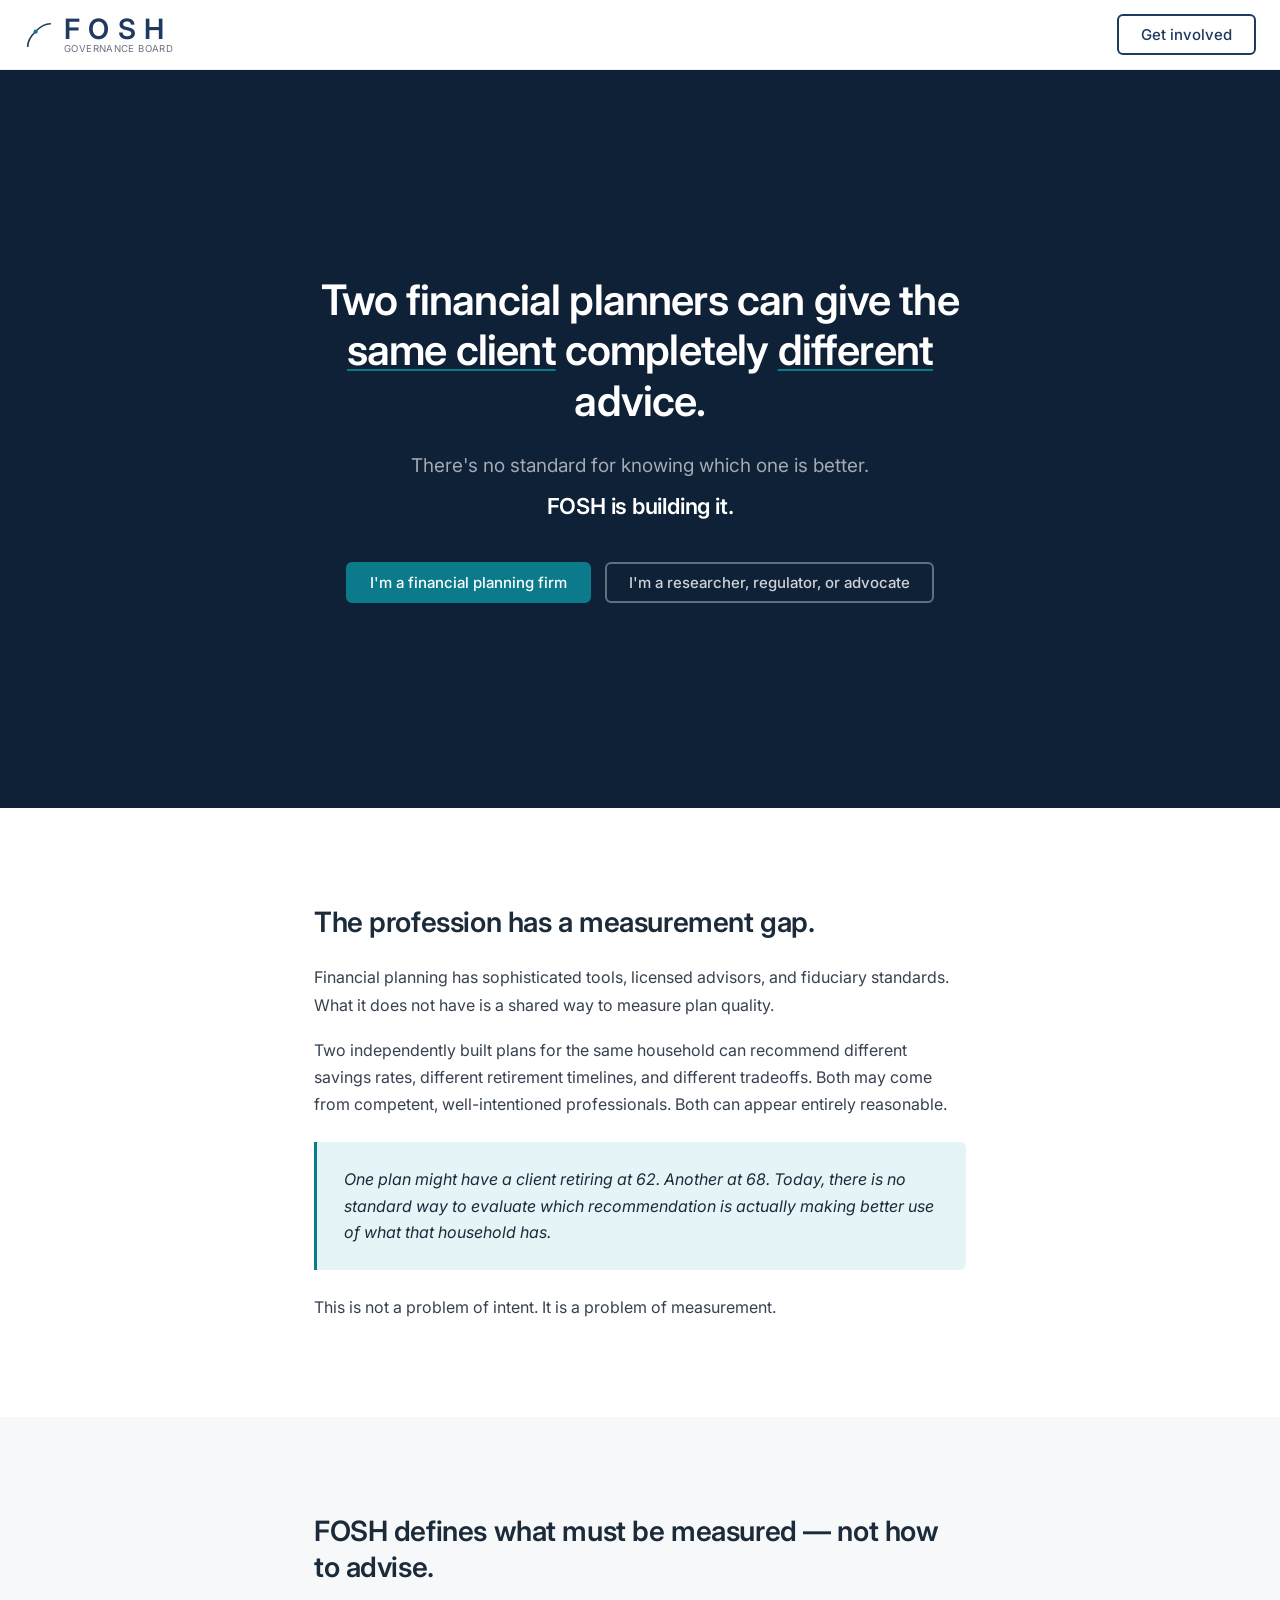
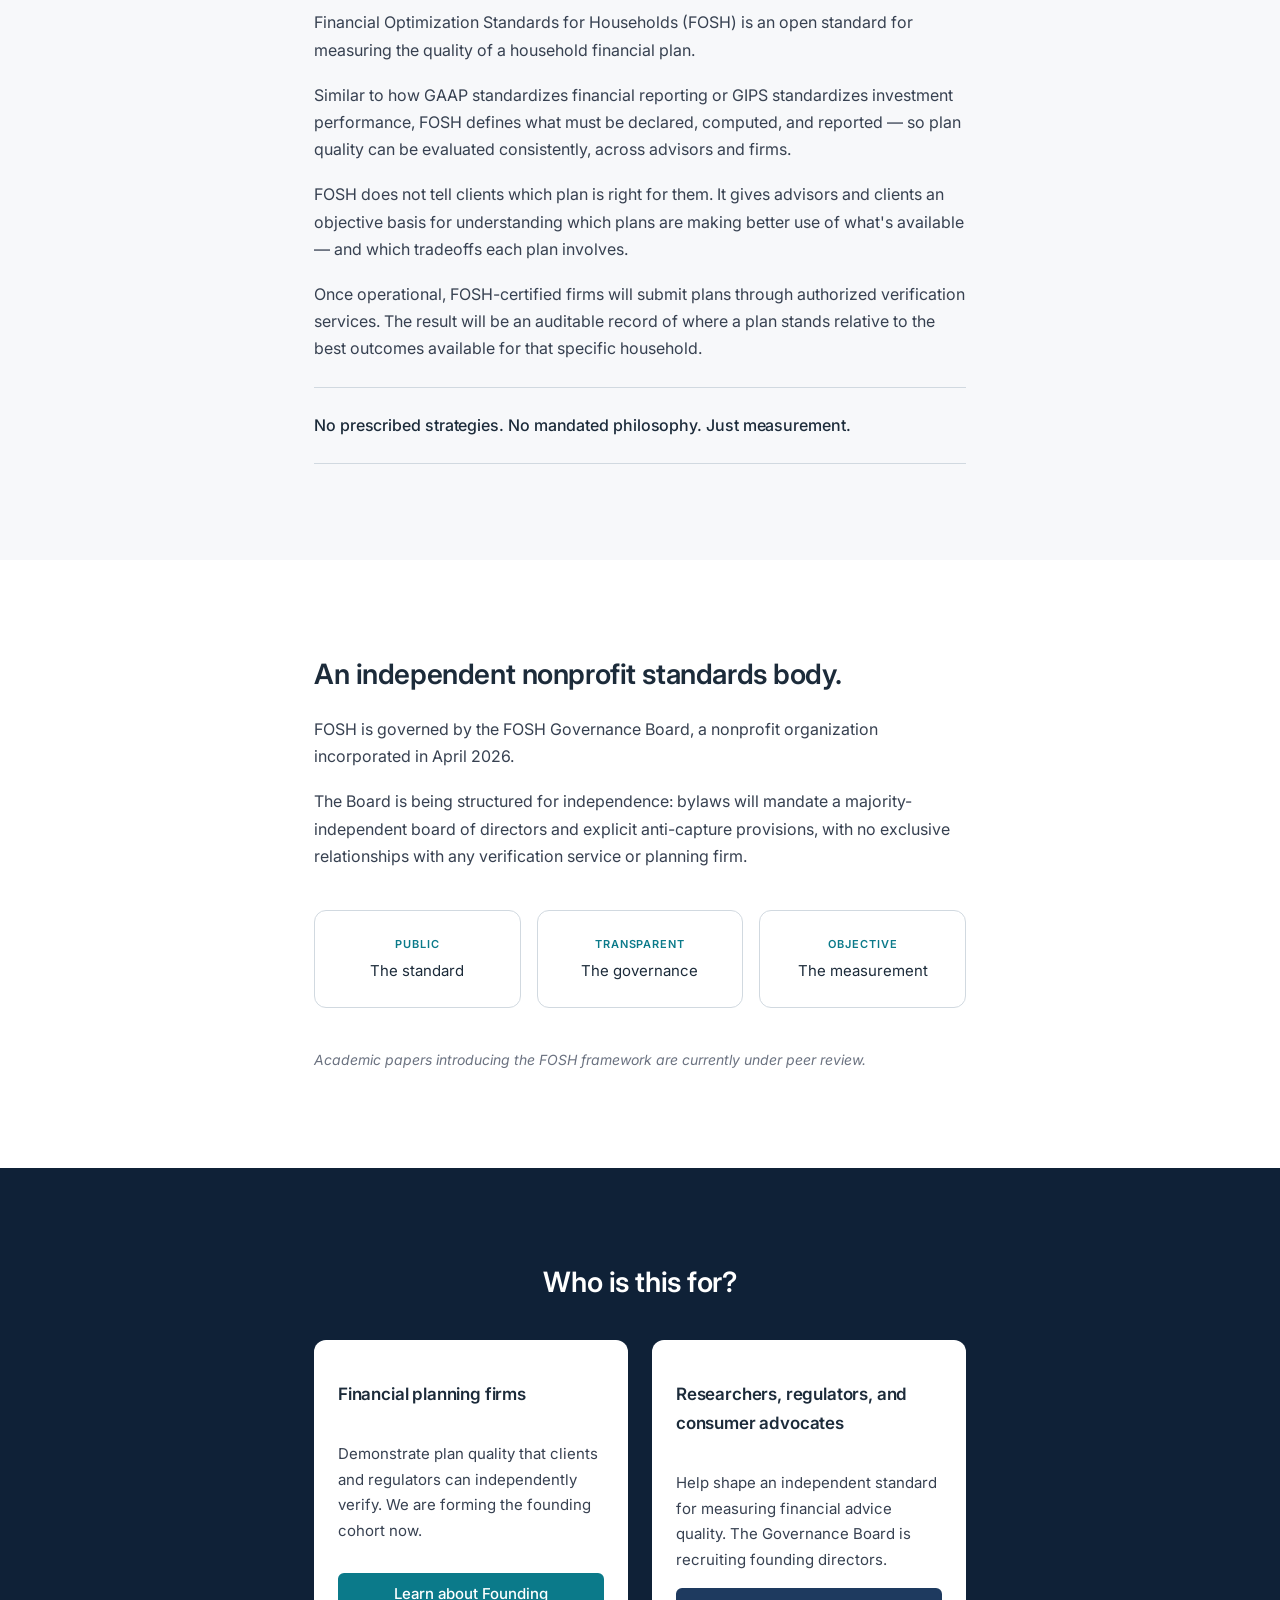
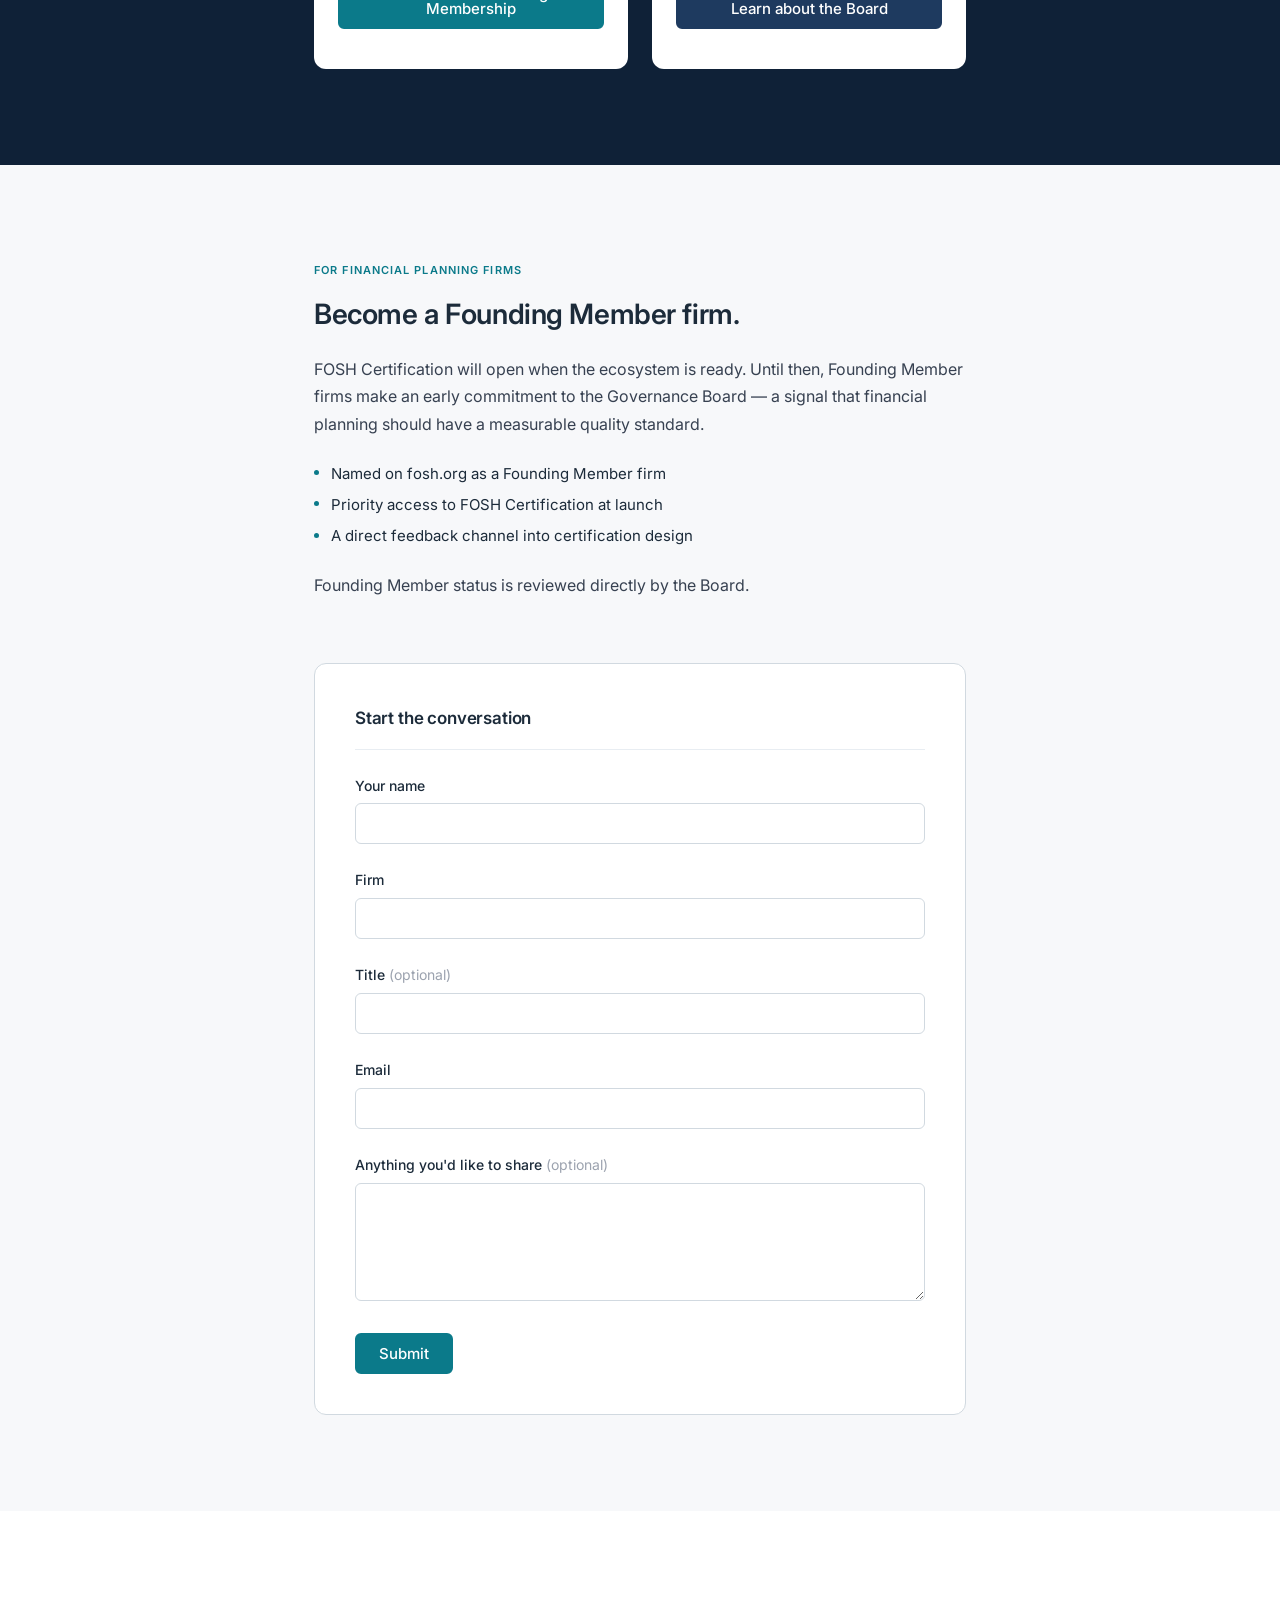
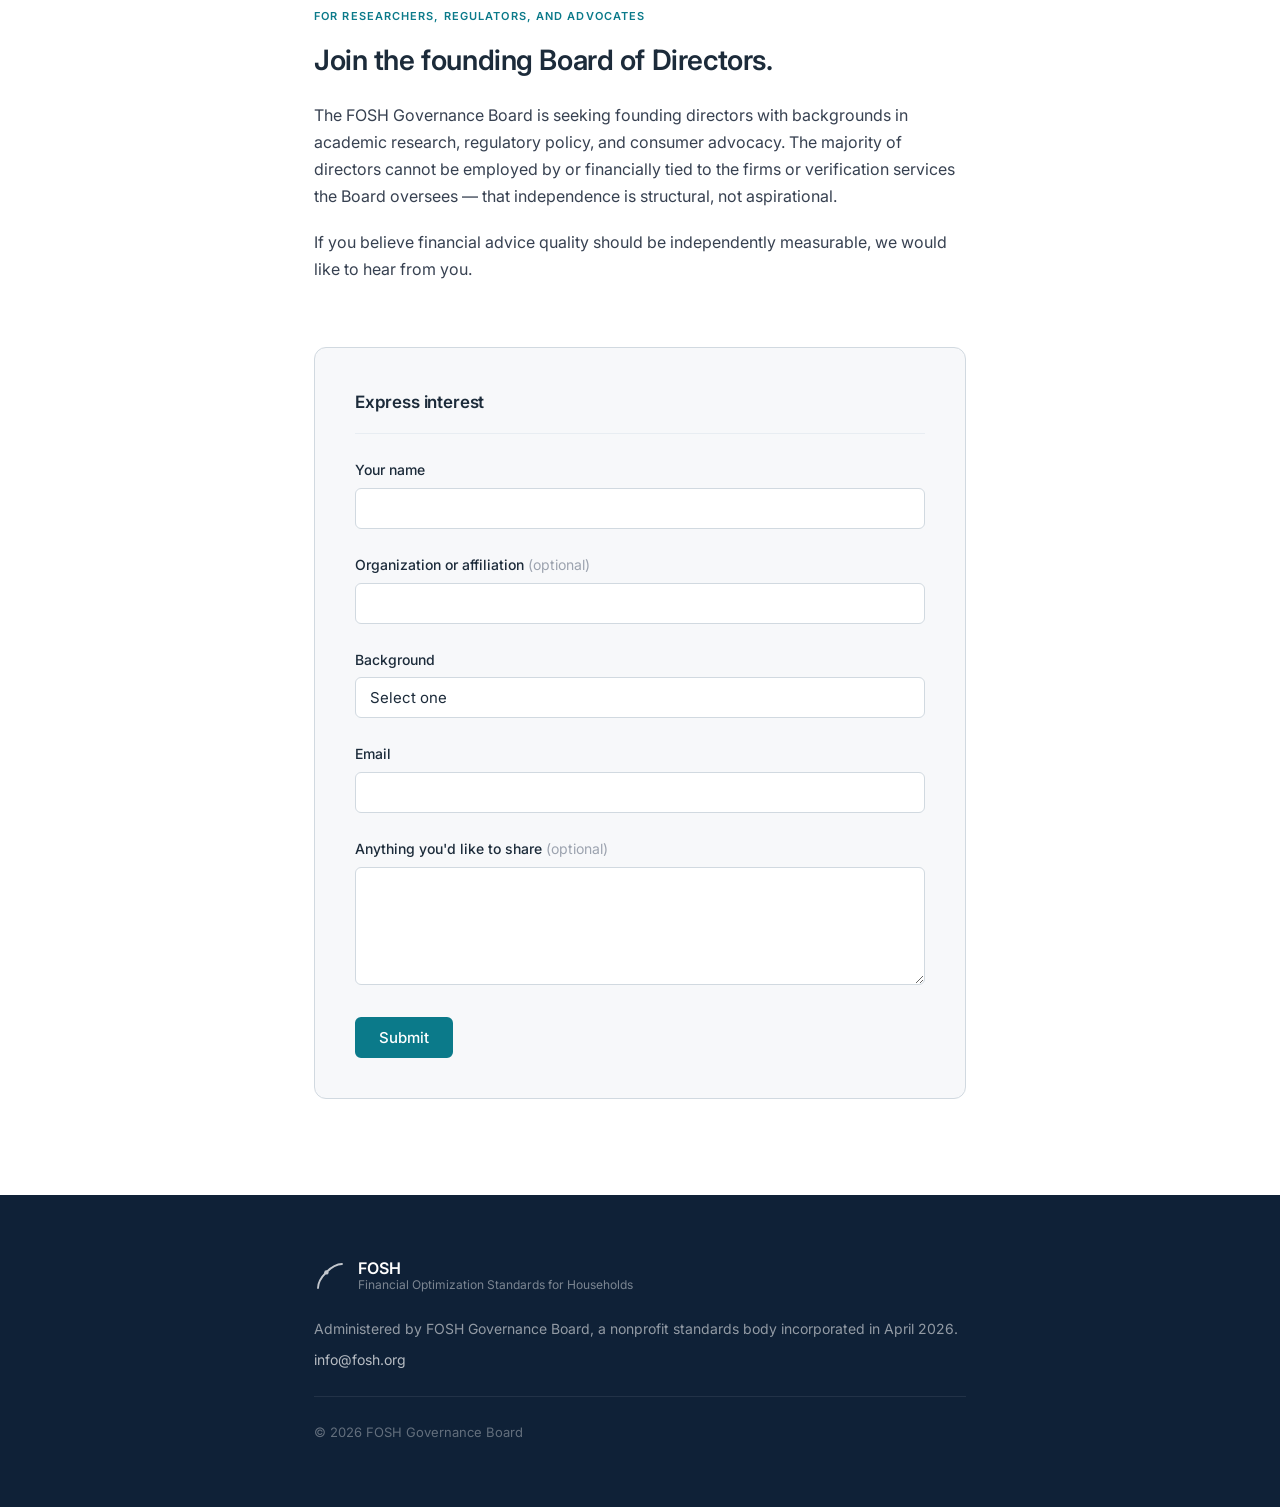
<file: index.html>
<!DOCTYPE html>
<html lang="en">
<head>
  <meta charset="UTF-8">
  <meta name="viewport" content="width=device-width, initial-scale=1.0">
  <title>FOSH — Financial Optimization Standards for Households</title>
  <meta name="description" content="FOSH is an open standard for measuring the quality of household financial plans. An independent nonprofit standards body, formed in 2026.">
  <link rel="icon" type="image/svg+xml" href="favicon.svg">
  <link rel="preconnect" href="https://fonts.googleapis.com">
  <link rel="preconnect" href="https://fonts.gstatic.com" crossorigin>
  <link href="https://fonts.googleapis.com/css2?family=Inter:wght@400;500;600&display=swap" rel="stylesheet">
  <link rel="stylesheet" href="style.css">
</head>
<body>

  <!-- NAV -->
  <nav>
    <a href="#" class="nav-logo">
      <img src="logo.svg" alt="FOSH" class="nav-logo-mark">
      <div class="nav-logo-text">
        <span class="nav-logo-name">FOSH</span>
        <span class="nav-logo-sub">Governance Board</span>
      </div>
    </a>
    <a href="#paths" class="btn btn-outline">Get involved</a>
  </nav>

  <!-- HERO -->
  <section id="hero">
    <div class="container">
      <h1>Two financial planners can give the <span class="hero-em">same client</span> completely <span class="hero-em">different</span> advice.</h1>
      <p class="hero-sub">There's no standard for knowing which one is better.</p>
      <p class="hero-tagline">FOSH is building it.</p>
      <div class="hero-ctas">
        <a href="#founding-firms" class="btn btn-primary">I'm a financial planning firm</a>
        <a href="#founding-board" class="btn btn-ghost">I'm a researcher, regulator, or advocate</a>
      </div>
    </div>
  </section>

  <!-- THE PROBLEM -->
  <section id="problem">
    <div class="container">
      <h2>The profession has a measurement gap.</h2>
      <p>Financial planning has sophisticated tools, licensed advisors, and fiduciary standards. What it does not have is a shared way to measure plan quality.</p>
      <p>Two independently built plans for the same household can recommend different savings rates, different retirement timelines, and different tradeoffs. Both may come from competent, well-intentioned professionals. Both can appear entirely reasonable.</p>
      <blockquote>
        <p>One plan might have a client retiring at 62. Another at 68. Today, there is no standard way to evaluate which recommendation is actually making better use of what that household has.</p>
      </blockquote>
      <p>This is not a problem of intent. It is a problem of measurement.</p>
    </div>
  </section>

  <!-- THE STANDARD -->
  <section id="standard">
    <div class="container">
      <h2>FOSH defines what must be measured — not how to advise.</h2>
      <p>Financial Optimization Standards for Households (FOSH) is an open standard for measuring the quality of a household financial plan.</p>
      <p>Similar to how GAAP standardizes financial reporting or GIPS standardizes investment performance, FOSH defines what must be declared, computed, and reported — so plan quality can be evaluated consistently, across advisors and firms.</p>
      <p>FOSH does not tell clients which plan is right for them. It gives advisors and clients an objective basis for understanding which plans are making better use of what's available — and which tradeoffs each plan involves.</p>
      <p>Once operational, FOSH-certified firms will submit plans through authorized verification services. The result will be an auditable record of where a plan stands relative to the best outcomes available for that specific household.</p>
      <p class="emphasis-line">No prescribed strategies. No mandated philosophy. Just measurement.</p>
    </div>
  </section>

  <!-- THE GOVERNANCE BOARD -->
  <section id="governance">
    <div class="container">
      <h2>An independent nonprofit standards body.</h2>
      <p>FOSH is governed by the FOSH Governance Board, a nonprofit organization incorporated in April 2026.</p>
      <p>The Board is being structured for independence: bylaws will mandate a majority-independent board of directors and explicit anti-capture provisions, with no exclusive relationships with any verification service or planning firm.</p>
      <div class="three-up">
        <div class="pillar">
          <span class="pillar-label">Public</span>
          <p>The standard</p>
        </div>
        <div class="pillar">
          <span class="pillar-label">Transparent</span>
          <p>The governance</p>
        </div>
        <div class="pillar">
          <span class="pillar-label">Objective</span>
          <p>The measurement</p>
        </div>
      </div>
      <p class="footnote">Academic papers introducing the FOSH framework are currently under peer review.</p>
    </div>
  </section>

  <!-- WHO IS THIS FOR -->
  <section id="paths">
    <div class="container">
      <h2>Who is this for?</h2>
      <div class="two-paths">
        <div class="path-card">
          <h3>Financial planning firms</h3>
          <p>Demonstrate plan quality that clients and regulators can independently verify. We are forming the founding cohort now.</p>
          <a href="#founding-firms" class="btn btn-primary">Learn about Founding Membership</a>
        </div>
        <div class="path-card">
          <h3>Researchers, regulators, and consumer advocates</h3>
          <p>Help shape an independent standard for measuring financial advice quality. The Governance Board is recruiting founding directors.</p>
          <a href="#founding-board" class="btn btn-secondary">Learn about the Board</a>
        </div>
      </div>
    </div>
  </section>

  <!-- FOUNDING FIRMS -->
  <section id="founding-firms">
    <div class="container">
      <div class="section-label">For financial planning firms</div>
      <h2>Become a Founding Member firm.</h2>
      <p>FOSH Certification will open when the ecosystem is ready. Until then, Founding Member firms make an early commitment to the Governance Board — a signal that financial planning should have a measurable quality standard.</p>

      <div class="benefits-list">
        <div class="benefit">Named on fosh.org as a Founding Member firm</div>
        <div class="benefit">Priority access to FOSH Certification at launch</div>
        <div class="benefit">A direct feedback channel into certification design</div>
      </div>

      <p>Founding Member status is reviewed directly by the Board.</p>

      <div class="form-container">
        <h3>Start the conversation</h3>
        <form name="firm-interest" method="POST" action="/thanks.html" data-netlify="true">
          <input type="hidden" name="form-name" value="firm-interest">
          <div class="form-group">
            <label for="firm-name">Your name</label>
            <input type="text" id="firm-name" name="name" required autocomplete="name">
          </div>
          <div class="form-group">
            <label for="firm-firm">Firm</label>
            <input type="text" id="firm-firm" name="firm" required>
          </div>
          <div class="form-group">
            <label for="firm-title">Title <span class="optional">(optional)</span></label>
            <input type="text" id="firm-title" name="title" autocomplete="organization-title">
          </div>
          <div class="form-group">
            <label for="firm-email">Email</label>
            <input type="email" id="firm-email" name="email" required autocomplete="email">
          </div>
          <div class="form-group">
            <label for="firm-message">Anything you'd like to share <span class="optional">(optional)</span></label>
            <textarea id="firm-message" name="message" rows="4"></textarea>
          </div>
          <button type="submit" class="btn btn-primary">Submit</button>
        </form>
      </div>
    </div>
  </section>

  <!-- FOUNDING BOARD -->
  <section id="founding-board">
    <div class="container">
      <div class="section-label">For researchers, regulators, and advocates</div>
      <h2>Join the founding Board of Directors.</h2>
      <p>The FOSH Governance Board is seeking founding directors with backgrounds in academic research, regulatory policy, and consumer advocacy. The majority of directors cannot be employed by or financially tied to the firms or verification services the Board oversees — that independence is structural, not aspirational.</p>
      <p>If you believe financial advice quality should be independently measurable, we would like to hear from you.</p>

      <div class="form-container">
        <h3>Express interest</h3>
        <form name="board-interest" method="POST" action="/thanks.html" data-netlify="true">
          <input type="hidden" name="form-name" value="board-interest">
          <div class="form-group">
            <label for="board-name">Your name</label>
            <input type="text" id="board-name" name="name" required autocomplete="name">
          </div>
          <div class="form-group">
            <label for="board-org">Organization or affiliation <span class="optional">(optional)</span></label>
            <input type="text" id="board-org" name="organization" autocomplete="organization">
          </div>
          <div class="form-group">
            <label for="board-background">Background</label>
            <select id="board-background" name="background">
              <option value="">Select one</option>
              <option value="academic">Academic / researcher</option>
              <option value="regulator">Former regulator or policy</option>
              <option value="consumer">Consumer advocate</option>
              <option value="journalist">Financial journalist</option>
              <option value="other">Other</option>
            </select>
          </div>
          <div class="form-group">
            <label for="board-email">Email</label>
            <input type="email" id="board-email" name="email" required autocomplete="email">
          </div>
          <div class="form-group">
            <label for="board-message">Anything you'd like to share <span class="optional">(optional)</span></label>
            <textarea id="board-message" name="message" rows="4"></textarea>
          </div>
          <button type="submit" class="btn btn-primary">Submit</button>
        </form>
      </div>
    </div>
  </section>

  <!-- FOOTER -->
  <footer>
    <div class="container">
      <div class="footer-logo">
        <img src="logo.svg" alt="FOSH" class="footer-logo-mark">
        <div class="footer-logo-text">
          <span class="footer-logo-name">FOSH</span>
          <span class="footer-logo-sub">Financial Optimization Standards for Households</span>
        </div>
      </div>
      <p>Administered by FOSH Governance Board, a nonprofit standards body incorporated in April 2026.</p>
      <p><a href="mailto:info@fosh.org">info@fosh.org</a></p>
      <p class="footer-legal">© 2026 FOSH Governance Board</p>
    </div>
  </footer>

</body>
</html>
</file>
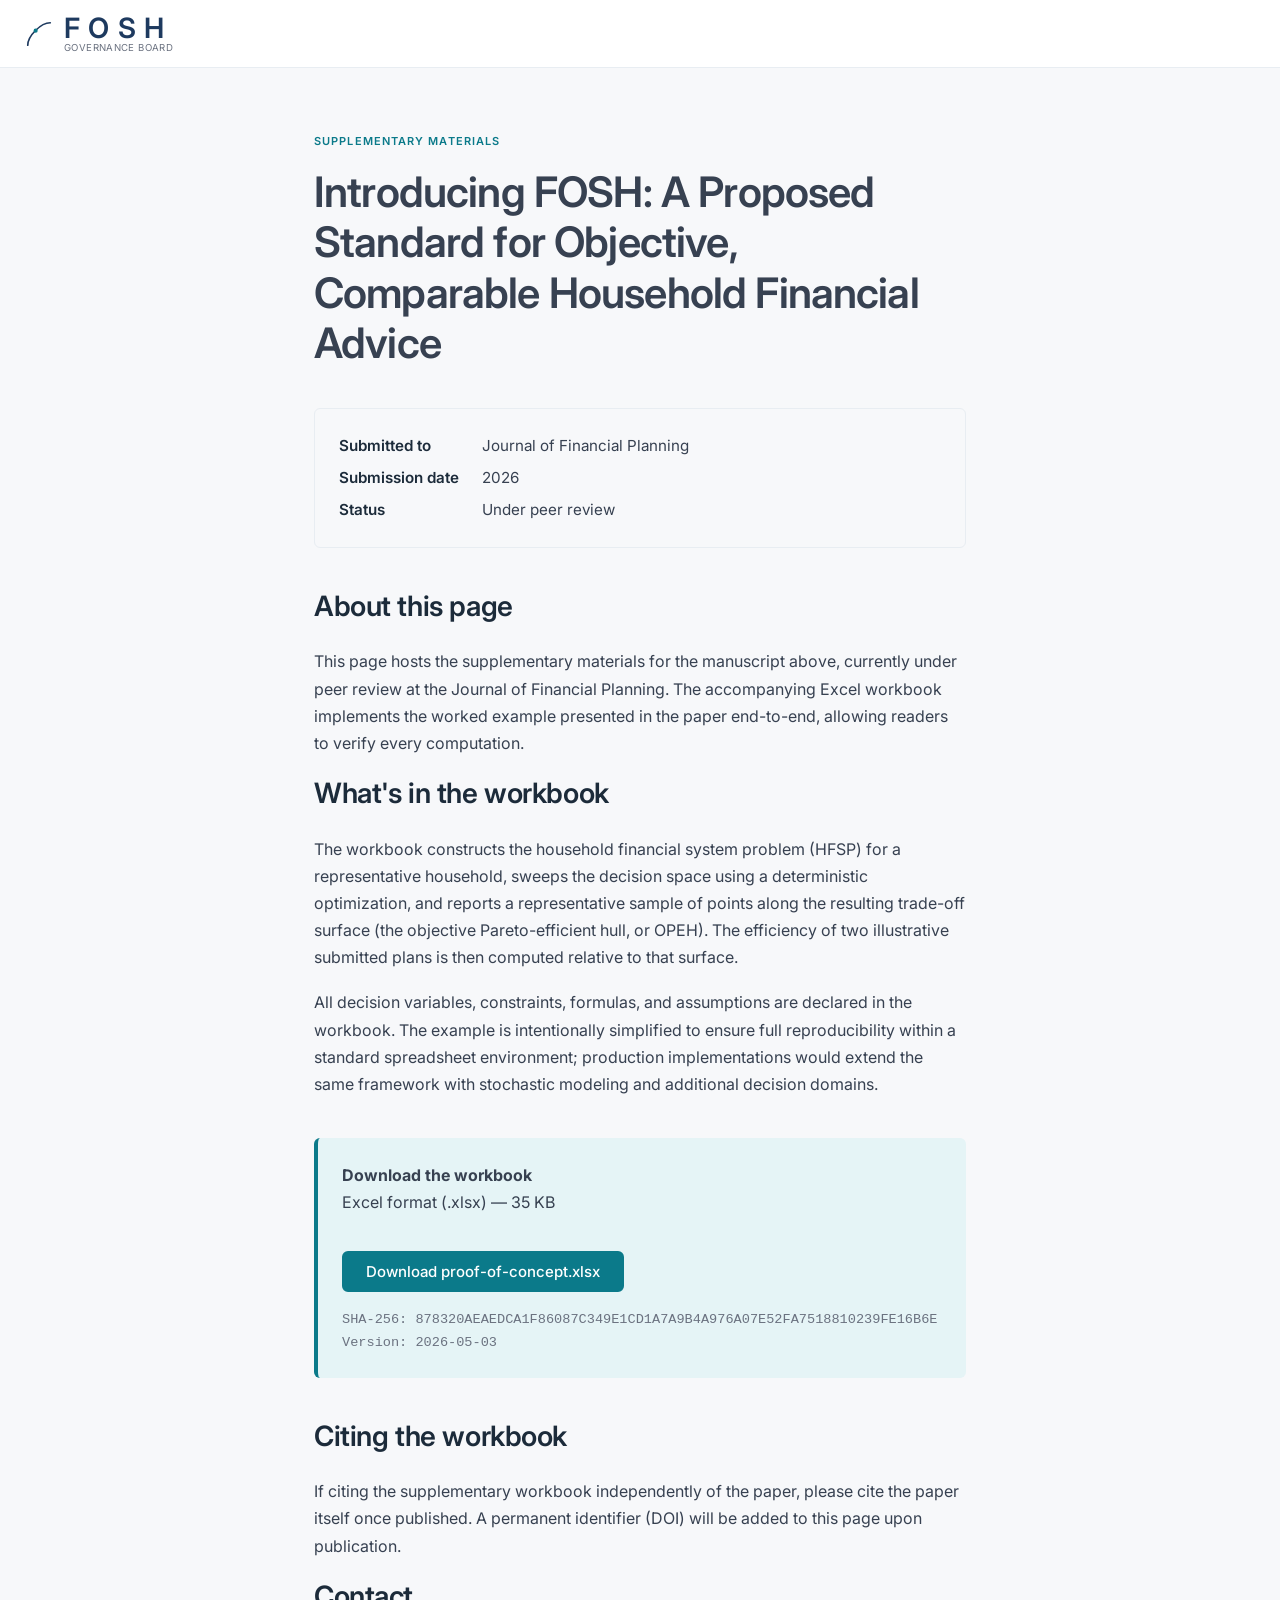
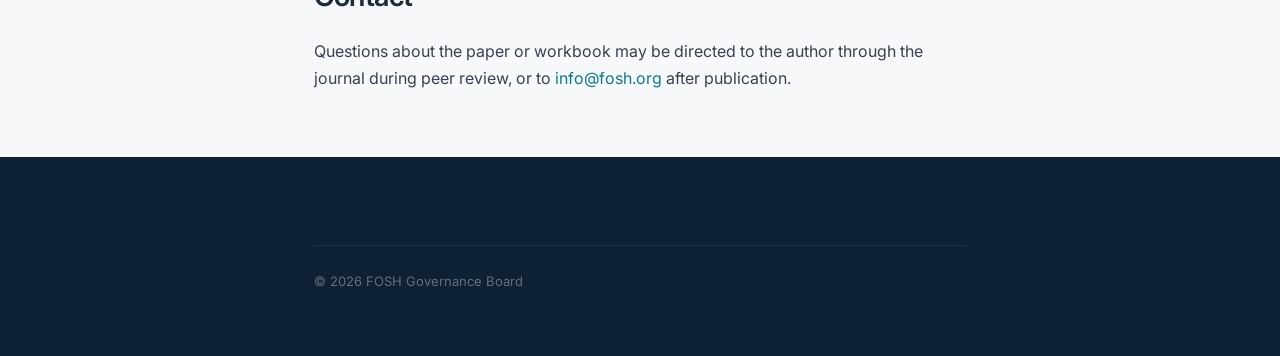
<file: papers/jfp-2026/index.html>
<!DOCTYPE html>
<html lang="en">
<head>
  <meta charset="UTF-8">
  <meta name="viewport" content="width=device-width, initial-scale=1.0">
  <meta name="robots" content="noindex, nofollow">
  <title>JFP Paper — Supplementary Materials — FOSH</title>
  <meta name="description" content="Supplementary materials for the FOSH paper submitted to the Journal of Financial Planning.">
  <link rel="icon" type="image/svg+xml" href="/favicon.svg">
  <link rel="preconnect" href="https://fonts.googleapis.com">
  <link rel="preconnect" href="https://fonts.gstatic.com" crossorigin>
  <link href="https://fonts.googleapis.com/css2?family=Inter:wght@400;500;600&display=swap" rel="stylesheet">
  <link rel="stylesheet" href="/style.css">
  <style>
    .paper-page { padding-top: var(--space-xl); padding-bottom: var(--space-xl); }
    .paper-meta { background: var(--bg); border: 1px solid var(--border-light); border-radius: var(--radius); padding: var(--space-md); margin: var(--space-lg) 0; font-size: 0.95em; }
    .paper-meta dl { display: grid; grid-template-columns: max-content 1fr; gap: 0.4em 1.5em; margin: 0; }
    .paper-meta dt { font-weight: 600; color: var(--charcoal); }
    .paper-meta dd { margin: 0; color: var(--body-text); }
    .download-callout { background: var(--teal-light); border-left: 4px solid var(--teal); padding: var(--space-md); border-radius: var(--radius); margin: var(--space-lg) 0; }
    .download-callout .btn { margin-top: var(--space-sm); }
    .file-integrity { font-family: ui-monospace, SFMono-Regular, Menlo, monospace; font-size: 0.85em; color: var(--muted); word-break: break-all; }
  </style>
</head>
<body>

  <nav>
    <a href="/" class="nav-logo">
      <img src="/logo.svg" alt="FOSH" class="nav-logo-mark">
      <div class="nav-logo-text">
        <span class="nav-logo-name">FOSH</span>
        <span class="nav-logo-sub">Governance Board</span>
      </div>
    </a>
  </nav>

  <section class="paper-page">
    <div class="container">

      <div class="section-label">Supplementary materials</div>
      <h1>Introducing FOSH: A Proposed Standard for Objective, Comparable Household Financial Advice</h1>

      <div class="paper-meta">
        <dl>
          <dt>Submitted to</dt><dd>Journal of Financial Planning</dd>
          <dt>Submission date</dt><dd>2026</dd>
          <dt>Status</dt><dd>Under peer review</dd>
        </dl>
      </div>

      <h2>About this page</h2>
      <p>This page hosts the supplementary materials for the manuscript above, currently under peer review at the Journal of Financial Planning. The accompanying Excel workbook implements the worked example presented in the paper end-to-end, allowing readers to verify every computation.</p>

      <h2>What's in the workbook</h2>
      <p>The workbook constructs the household financial system problem (HFSP) for a representative household, sweeps the decision space using a deterministic optimization, and reports a representative sample of points along the resulting trade-off surface (the objective Pareto-efficient hull, or OPEH). The efficiency of two illustrative submitted plans is then computed relative to that surface.</p>
      <p>All decision variables, constraints, formulas, and assumptions are declared in the workbook. The example is intentionally simplified to ensure full reproducibility within a standard spreadsheet environment; production implementations would extend the same framework with stochastic modeling and additional decision domains.</p>

      <div class="download-callout">
        <strong>Download the workbook</strong>
        <p>Excel format (.xlsx) — 35 KB</p>
        <a href="proof-of-concept.xlsx" class="btn btn-primary" download>Download proof-of-concept.xlsx</a>
        <p class="file-integrity" style="margin-top: var(--space-sm);">
          SHA-256: 878320AEAEDCA1F86087C349E1CD1A7A9B4A976A07E52FA7518810239FE16B6E<br>
          Version: 2026-05-03
        </p>
      </div>

      <h2>Citing the workbook</h2>
      <p>If citing the supplementary workbook independently of the paper, please cite the paper itself once published. A permanent identifier (DOI) will be added to this page upon publication.</p>

      <h2>Contact</h2>
      <p>Questions about the paper or workbook may be directed to the author through the journal during peer review, or to <a href="mailto:info@fosh.org">info@fosh.org</a> after publication.</p>

    </div>
  </section>

  <footer>
    <div class="container">
      <p class="footer-legal">© 2026 FOSH Governance Board</p>
    </div>
  </footer>

</body>
</html>
</file>
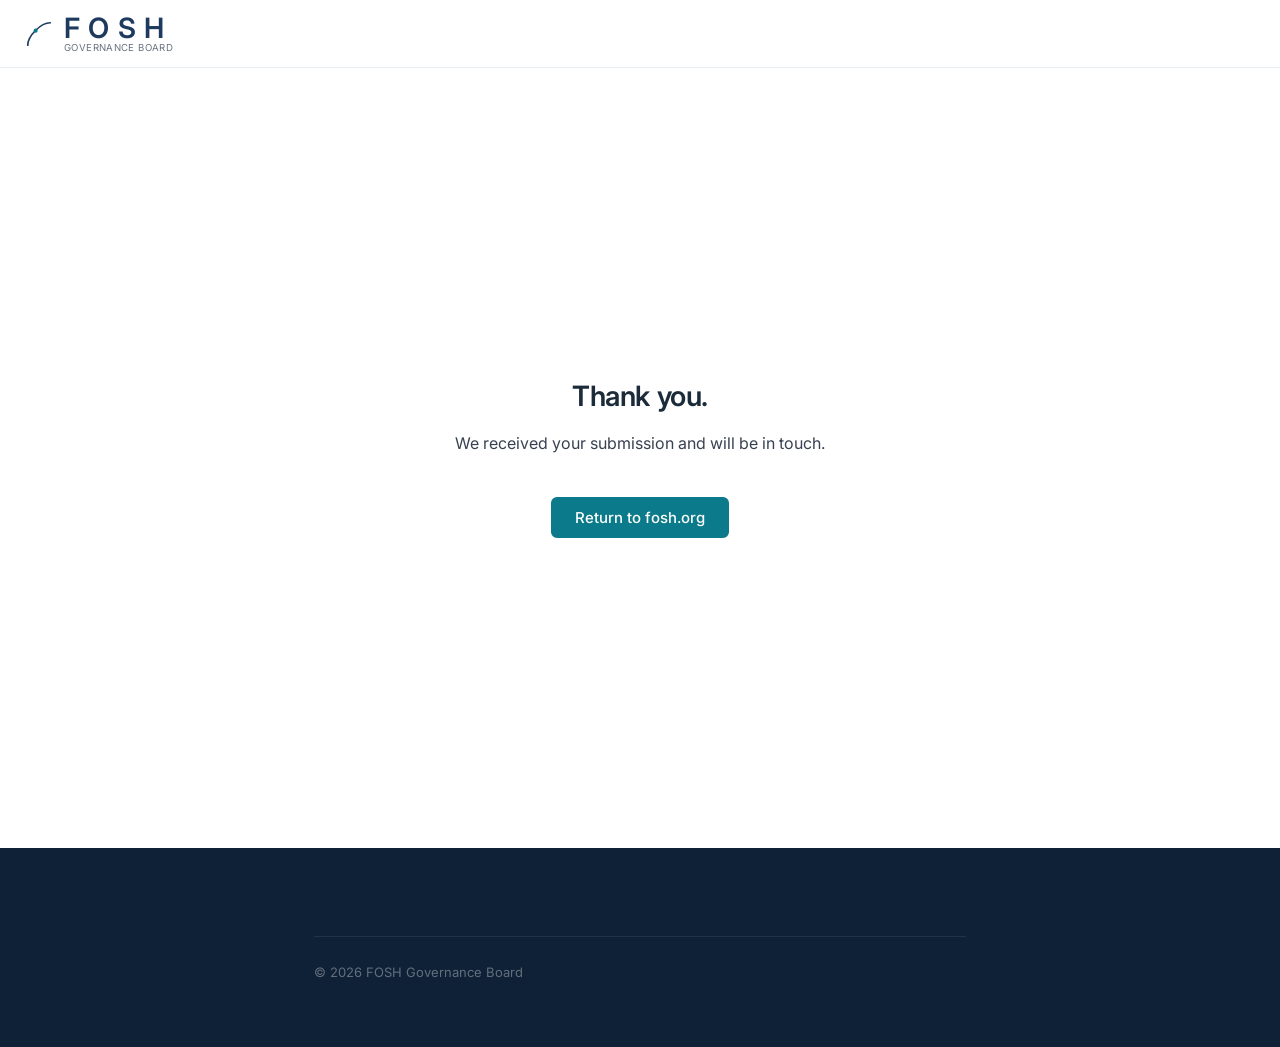
<file: thanks.html>
<!DOCTYPE html>
<html lang="en">
<head>
  <meta charset="UTF-8">
  <meta name="viewport" content="width=device-width, initial-scale=1.0">
  <title>Thank you — FOSH</title>
  <link rel="icon" type="image/svg+xml" href="favicon.svg">
  <link rel="preconnect" href="https://fonts.googleapis.com">
  <link rel="preconnect" href="https://fonts.gstatic.com" crossorigin>
  <link href="https://fonts.googleapis.com/css2?family=Inter:wght@400;500;600&display=swap" rel="stylesheet">
  <link rel="stylesheet" href="style.css">
  <style>
    .thanks-page {
      min-height: calc(100vh - 120px);
      display: flex;
      align-items: center;
      background: var(--bg-white);
    }
    .thanks-page .container {
      text-align: center;
      padding-top: var(--space-xl);
      padding-bottom: var(--space-xl);
    }
    .thanks-page h2 {
      margin-bottom: var(--space-sm);
    }
    .thanks-page p {
      margin-bottom: var(--space-lg);
    }
  </style>
</head>
<body>

  <nav>
    <a href="/" class="nav-logo">
      <img src="logo.svg" alt="FOSH" class="nav-logo-mark">
      <div class="nav-logo-text">
        <span class="nav-logo-name">FOSH</span>
        <span class="nav-logo-sub">Governance Board</span>
      </div>
    </a>
  </nav>

  <div class="thanks-page">
    <div class="container">
      <h2>Thank you.</h2>
      <p>We received your submission and will be in touch.</p>
      <a href="/" class="btn btn-primary">Return to fosh.org</a>
    </div>
  </div>

  <footer>
    <div class="container">
      <p class="footer-legal">© 2026 FOSH Governance Board</p>
    </div>
  </footer>

</body>
</html>
</file>
<file: style.css>
/* =====================
   CUSTOM PROPERTIES
   ===================== */
:root {
  --navy:        #1E3A5F;
  --navy-dark:   #0F2137;
  --teal:        #0B7A8A;
  --teal-hover:  #096D7C;
  --teal-light:  #E5F4F6;
  --charcoal:    #1C2B3A;
  --body-text:   #374151;
  --muted:       #6B7280;
  --bg:          #F7F8FA;
  --bg-white:    #FFFFFF;
  --border:      #D1D9E0;
  --border-light:#E8EDF2;

  --font: 'Inter', -apple-system, BlinkMacSystemFont, 'Segoe UI', sans-serif;

  --space-xs:  0.5rem;
  --space-sm:  1rem;
  --space-md:  1.5rem;
  --space-lg:  2.5rem;
  --space-xl:  4rem;
  --space-2xl: 6rem;

  --container: 700px;
  --radius:    6px;
  --radius-lg: 12px;
}

/* =====================
   RESET & BASE
   ===================== */
*, *::before, *::after {
  box-sizing: border-box;
  margin: 0;
  padding: 0;
}

html {
  font-size: 16px;
  scroll-behavior: smooth;
}

body {
  font-family: var(--font);
  font-size: 1rem;
  line-height: 1.7;
  color: var(--body-text);
  background: var(--bg);
  -webkit-font-smoothing: antialiased;
}

a {
  color: var(--teal);
  text-decoration: none;
}
a:hover { text-decoration: underline; }

img { max-width: 100%; display: block; }

/* =====================
   CONTAINER
   ===================== */
.container {
  max-width: var(--container);
  margin: 0 auto;
  padding: 0 var(--space-md);
}

/* =====================
   TYPOGRAPHY
   ===================== */
h1 {
  font-size: clamp(1.75rem, 4vw, 2.625rem);
  font-weight: 600;
  line-height: 1.2;
  letter-spacing: -0.02em;
  color: inherit;
}

h2 {
  font-size: clamp(1.3rem, 3vw, 1.75rem);
  font-weight: 600;
  line-height: 1.3;
  letter-spacing: -0.015em;
  color: var(--charcoal);
  margin-bottom: var(--space-md);
}

h3 {
  font-size: 1.0625rem;
  font-weight: 600;
  letter-spacing: -0.01em;
  color: var(--charcoal);
  margin-bottom: var(--space-sm);
}

p {
  margin-bottom: 1.125rem;
  color: var(--body-text);
}
p:last-child { margin-bottom: 0; }

/* =====================
   BUTTONS
   ===================== */
.btn {
  display: inline-block;
  padding: 0.6875rem 1.375rem;
  font-family: var(--font);
  font-size: 0.9375rem;
  font-weight: 500;
  line-height: 1;
  border-radius: var(--radius);
  cursor: pointer;
  text-decoration: none;
  transition: background 0.15s ease, border-color 0.15s ease, color 0.15s ease;
  border: 2px solid transparent;
  white-space: nowrap;
}
.btn:hover { text-decoration: none; }

.btn-primary {
  background: var(--teal);
  color: #fff;
  border-color: var(--teal);
}
.btn-primary:hover {
  background: var(--teal-hover);
  border-color: var(--teal-hover);
}

.btn-secondary {
  background: var(--navy);
  color: #fff;
  border-color: var(--navy);
}
.btn-secondary:hover {
  background: #18304f;
  border-color: #18304f;
}

.btn-outline {
  background: transparent;
  color: var(--navy);
  border-color: var(--navy);
}
.btn-outline:hover {
  background: var(--navy);
  color: #fff;
}

.btn-ghost {
  background: transparent;
  color: rgba(255, 255, 255, 0.8);
  border-color: rgba(255, 255, 255, 0.35);
}
.btn-ghost:hover {
  background: rgba(255, 255, 255, 0.08);
  color: #fff;
  border-color: rgba(255, 255, 255, 0.6);
}

/* =====================
   NAV
   ===================== */
nav {
  position: sticky;
  top: 0;
  z-index: 100;
  display: flex;
  align-items: center;
  justify-content: space-between;
  padding: 0.875rem var(--space-md);
  background: var(--bg-white);
  border-bottom: 1px solid var(--border-light);
}

.nav-logo {
  display: flex;
  align-items: center;
  gap: 0.625rem;
  text-decoration: none;
}
.nav-logo:hover { text-decoration: none; }

.nav-logo-mark {
  height: 30px;
  width: 30px;
  flex-shrink: 0;
}

.nav-logo-text {
  display: flex;
  flex-direction: column;
  line-height: 1.15;
}

.nav-logo-name {
  font-size: 1.75rem;
  font-weight: 600;
  color: var(--navy);
  line-height: 1;
  letter-spacing: 0.3em;
}

.nav-logo-sub {
  font-size: 0.6rem;
  font-weight: 400;
  color: var(--muted);
  letter-spacing: 0.04em;
  text-transform: uppercase;
}

/* =====================
   SECTIONS
   ===================== */
section {
  padding: var(--space-2xl) 0;
}

/* =====================
   HERO
   ===================== */
#hero {
  background: var(--navy-dark);
  color: #fff;
  min-height: 82vh;
  display: flex;
  align-items: center;
  padding: var(--space-2xl) 0;
}

#hero .container {
  text-align: center;
}

#hero h1 {
  color: #fff;
  margin: 0 auto var(--space-md);
}

.hero-sub {
  font-size: clamp(1rem, 2vw, 1.1875rem);
  color: rgba(255, 255, 255, 0.62);
  margin-bottom: 0.625rem;
  line-height: 1.65;
}

/* Emphasis on key words in hero h1 */
#hero h1 .hero-em {
  font-style: normal;
  text-decoration: underline;
  text-decoration-color: var(--teal);
  text-decoration-thickness: 2px;
  text-underline-offset: 4px;
}

/* "FOSH is building it." — more prominent than sub */
.hero-tagline {
  font-size: clamp(1.125rem, 2.5vw, 1.375rem);
  font-weight: 600;
  color: #fff;
  letter-spacing: -0.01em;
  margin-bottom: var(--space-lg);
  line-height: 1.4;
}

.hero-ctas {
  display: flex;
  gap: 0.875rem;
  justify-content: center;
  flex-wrap: wrap;
}

/* =====================
   THE PROBLEM
   ===================== */
#problem {
  background: var(--bg-white);
}

#problem blockquote {
  margin: var(--space-md) 0;
  padding: var(--space-md) var(--space-md) var(--space-md) calc(var(--space-md) + 3px);
  border-left: 3px solid var(--teal);
  background: var(--teal-light);
  border-radius: 0 var(--radius) var(--radius) 0;
  font-style: italic;
  color: var(--charcoal);
  line-height: 1.65;
}

#problem blockquote p {
  margin-bottom: 0;
  color: var(--charcoal);
}

/* =====================
   THE STANDARD
   ===================== */
#standard {
  background: var(--bg);
}

.emphasis-line {
  font-size: 1rem;
  font-weight: 500;
  color: var(--charcoal);
  letter-spacing: -0.005em;
  padding: var(--space-md) 0;
  border-top: 1px solid var(--border);
  border-bottom: 1px solid var(--border);
  margin-top: var(--space-md);
}

/* =====================
   GOVERNANCE
   ===================== */
#governance {
  background: var(--bg-white);
}

.three-up {
  display: grid;
  grid-template-columns: repeat(3, 1fr);
  gap: var(--space-sm);
  margin: var(--space-lg) 0;
}

.pillar {
  text-align: center;
  padding: var(--space-md) var(--space-sm);
  border: 1px solid var(--border);
  border-radius: var(--radius-lg);
}

.pillar-label {
  display: block;
  font-size: 0.6875rem;
  font-weight: 600;
  text-transform: uppercase;
  letter-spacing: 0.09em;
  color: var(--teal);
  margin-bottom: 0.25rem;
}

.pillar p {
  font-size: 0.9375rem;
  color: var(--charcoal);
  margin-bottom: 0;
}

.footnote {
  font-size: 0.875rem;
  color: var(--muted);
  font-style: italic;
}

/* =====================
   PATHS
   ===================== */
#paths {
  background: var(--navy-dark);
  padding: var(--space-2xl) 0;
}

#paths h2 {
  color: #fff;
  text-align: center;
}

.two-paths {
  display: grid;
  grid-template-columns: 1fr 1fr;
  gap: var(--space-md);
  margin-top: var(--space-lg);
}

.path-card {
  padding: var(--space-lg) var(--space-md);
  border-radius: var(--radius-lg);
  background: var(--bg-white);
  display: flex;
  flex-direction: column;
  gap: var(--space-sm);
  min-width: 0; /* prevent grid blowout from button text */
}

.path-card p {
  flex: 1;
  margin-bottom: 0;
  font-size: 0.9375rem;
}

/* Full-width buttons in path cards — equal card widths, consistent look */
.path-card .btn {
  width: 100%;
  text-align: center;
  white-space: normal;
}

/* =====================
   FOUNDING FIRMS
   ===================== */
#founding-firms {
  background: var(--bg);
}

.section-label {
  font-size: 0.6875rem;
  font-weight: 600;
  text-transform: uppercase;
  letter-spacing: 0.1em;
  color: var(--teal);
  margin-bottom: var(--space-sm);
}

.benefits-list {
  margin: var(--space-md) 0;
  display: flex;
  flex-direction: column;
  gap: 0.5rem;
}

.benefit {
  display: flex;
  align-items: flex-start;
  gap: 0.75rem;
  color: var(--charcoal);
  font-size: 0.9375rem;
  line-height: 1.55;
}

.benefit::before {
  content: '';
  display: block;
  width: 5px;
  height: 5px;
  border-radius: 50%;
  background: var(--teal);
  margin-top: 0.55em;
  flex-shrink: 0;
}

.pledge-callout {
  margin: var(--space-md) 0;
  padding: var(--space-md) var(--space-lg);
  background: var(--navy-dark);
  color: #fff;
  border-radius: var(--radius-lg);
  display: flex;
  align-items: baseline;
  gap: var(--space-md);
  flex-wrap: wrap;
}

.pledge-amount {
  font-size: 1rem;
  color: #fff;
}

.pledge-amount strong {
  color: #fff;
  font-weight: 600;
}

.pledge-note {
  font-size: 0.875rem;
  color: rgba(255, 255, 255, 0.55);
}

/* =====================
   FOUNDING BOARD
   ===================== */
#founding-board {
  background: var(--bg-white);
}

/* =====================
   FORMS
   ===================== */
.form-container {
  margin-top: var(--space-xl);
  padding: var(--space-lg);
  background: var(--bg-white);
  border: 1px solid var(--border);
  border-radius: var(--radius-lg);
}

#founding-board .form-container {
  background: var(--bg);
}

.form-container h3 {
  margin-bottom: var(--space-md);
  padding-bottom: var(--space-sm);
  border-bottom: 1px solid var(--border-light);
}

.form-group {
  margin-bottom: var(--space-md);
}

label {
  display: block;
  font-size: 0.875rem;
  font-weight: 500;
  color: var(--charcoal);
  margin-bottom: 0.375rem;
}

.optional {
  font-weight: 400;
  color: #9CA3AF;
}

input[type="text"],
input[type="email"],
textarea,
select {
  width: 100%;
  padding: 0.625rem 0.875rem;
  font-family: var(--font);
  font-size: 0.9375rem;
  color: var(--charcoal);
  background: var(--bg-white);
  border: 1px solid var(--border);
  border-radius: var(--radius);
  transition: border-color 0.15s ease, box-shadow 0.15s ease;
  appearance: none;
  -webkit-appearance: none;
}

#founding-board input[type="text"],
#founding-board input[type="email"],
#founding-board textarea,
#founding-board select {
  background: var(--bg-white);
}

input:focus,
textarea:focus,
select:focus {
  outline: none;
  border-color: var(--teal);
  box-shadow: 0 0 0 3px rgba(11, 122, 138, 0.1);
}

textarea {
  resize: vertical;
  min-height: 96px;
  line-height: 1.6;
}

select {
  background-image: url("data:image/svg+xml,%3Csvg xmlns='http://www.w3.org/2000/svg' width='12' height='8' viewBox='0 0 12 8'%3E%3Cpath d='M1 1l5 5 5-5' stroke='%236B7280' stroke-width='1.5' fill='none' stroke-linecap='round' stroke-linejoin='round'/%3E%3C/svg%3E");
  background-repeat: no-repeat;
  background-position: right 0.875rem center;
  padding-right: 2.5rem;
  cursor: pointer;
}

/* =====================
   FOOTER
   ===================== */
footer {
  background: var(--navy-dark);
  padding: var(--space-xl) 0;
}

.footer-logo {
  display: flex;
  align-items: center;
  gap: 0.75rem;
  margin-bottom: var(--space-md);
}

.footer-logo-mark {
  height: 32px;
  width: 32px;
  flex-shrink: 0;
  filter: brightness(0) invert(1);
  opacity: 0.75;
}

.footer-logo-text {
  display: flex;
  flex-direction: column;
  line-height: 1.2;
}

.footer-logo-name {
  font-size: 1rem;
  font-weight: 600;
  color: #fff;
}

.footer-logo-sub {
  font-size: 0.75rem;
  color: rgba(255, 255, 255, 0.45);
}

footer p {
  font-size: 0.875rem;
  color: rgba(255, 255, 255, 0.55);
  margin-bottom: 0.5rem;
}

footer a {
  color: rgba(255, 255, 255, 0.7);
}
footer a:hover { color: #fff; text-decoration: underline; }

.footer-legal {
  margin-top: var(--space-md) !important;
  font-size: 0.8125rem !important;
  color: rgba(255, 255, 255, 0.35) !important;
  border-top: 1px solid rgba(255, 255, 255, 0.08);
  padding-top: var(--space-md);
}

.footer-legal a {
  color: rgba(255, 255, 255, 0.4);
}

/* =====================
   RESPONSIVE
   ===================== */
@media (max-width: 640px) {
  nav {
    padding: 0.875rem var(--space-sm);
  }

  .nav-logo-sub {
    display: none;
  }

  #hero {
    min-height: 75vh;
    padding: var(--space-xl) 0;
  }

  .hero-ctas {
    flex-direction: column;
    align-items: stretch;
  }

  .hero-ctas .btn {
    text-align: center;
  }

  .three-up {
    grid-template-columns: 1fr;
    gap: var(--space-xs);
  }

  .two-paths {
    grid-template-columns: 1fr;
  }

  .pledge-callout {
    flex-direction: column;
    gap: var(--space-xs);
    padding: var(--space-md);
  }

  .form-container {
    padding: var(--space-md);
  }

  section {
    padding: var(--space-xl) 0;
  }
}
</file>
